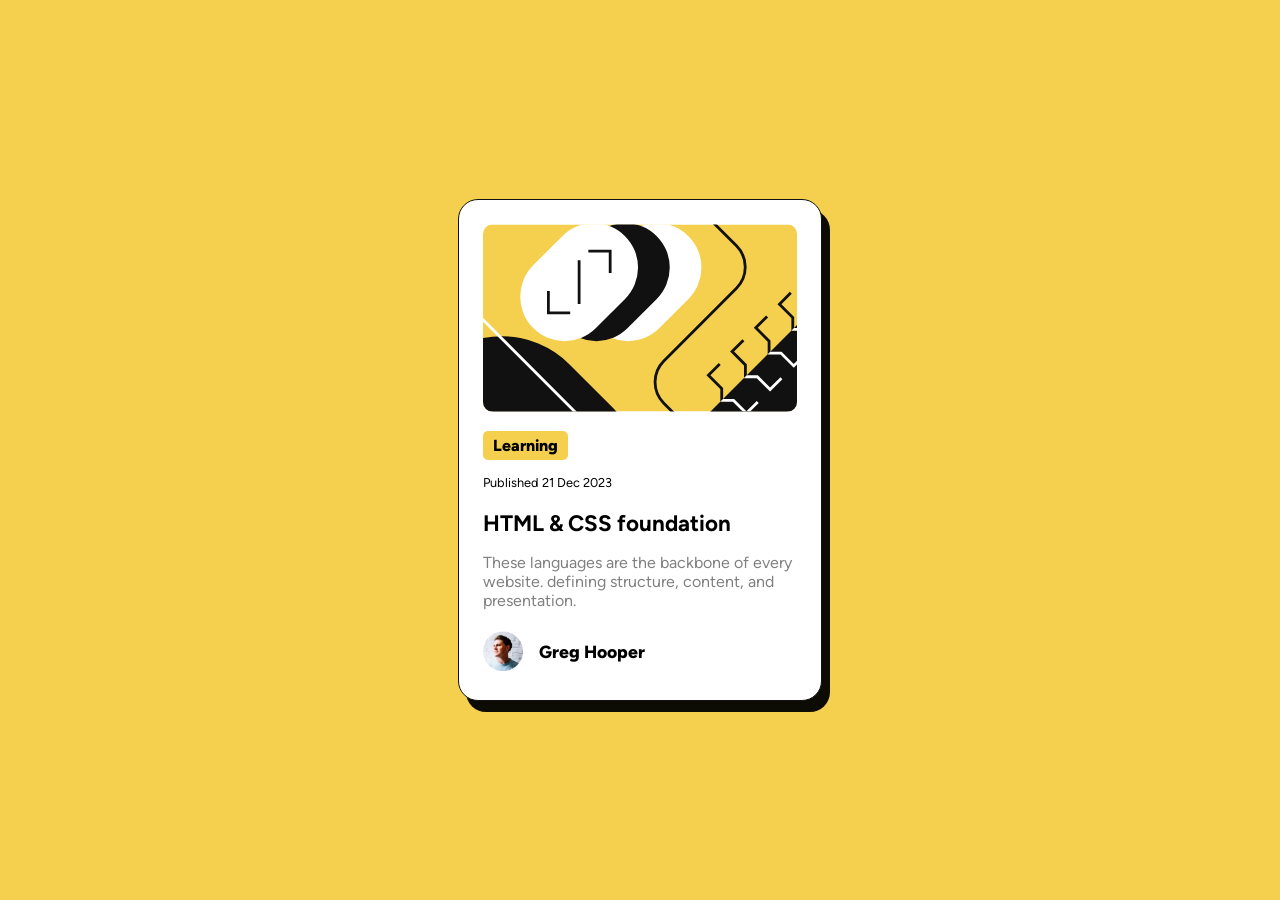
<file: index.html>
<!DOCTYPE html>
<html lang="en">

<head>
  <meta charset="UTF-8" />
  <meta name="viewport" content="width=device-width, initial-scale=1.0" />
  <!-- displays site properly based on user's device -->

  <link rel="icon" type="image/png" sizes="32x32" href="./assets/images/favicon-32x32.png" />
  <link rel="stylesheet" href="./style/style.css" />
  <title>Frontend Mentor | Blog preview card</title>
</head>

<body>
  <main class="container">
    <img class="container__main-img" src="./assets/images/illustration-article.svg" alt="illustration_img" />
    <span class="container__content-lable">Learning</span>
    <p class="publish-date">Published 21 Dec 2023</p>
    <h1 class="container__content-title">HTML & CSS foundation</h1>
    <p class="container__description">
      These languages are the backbone of every website. defining structure,
      content, and presentation.
    </p>
    <div class="avatar">
      <img src="./assets/images/image-avatar.webp" alt="avatar-img" class="avatar-img" />
      <h2 class="avatar-name">Greg Hooper</h2>
    </div>
  </main>
</body>

</html>
</file>
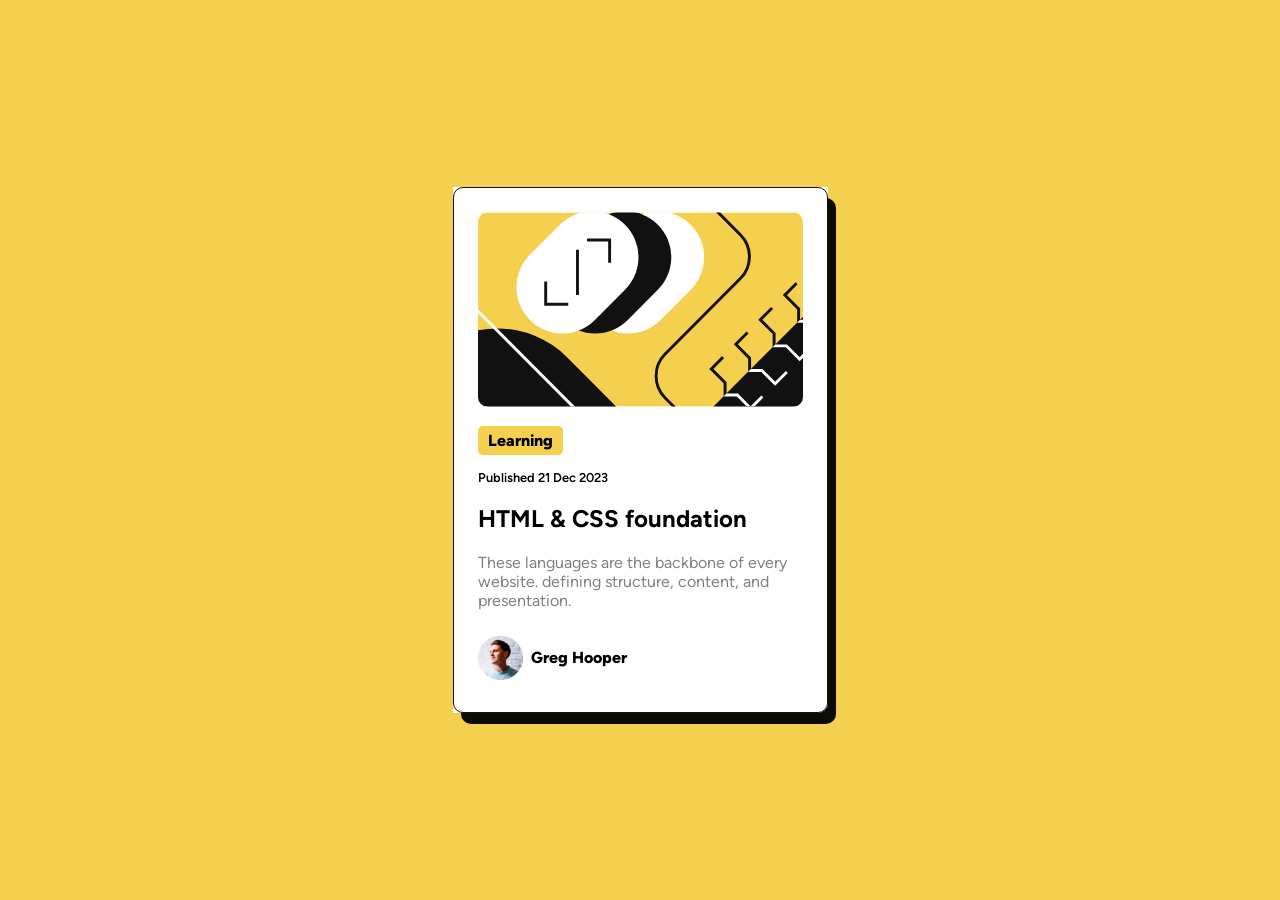
<file: blog-preview-card-main/index.html>
<!DOCTYPE html>
<html lang="en">
  <head>
    <meta charset="UTF-8" />
    <meta name="viewport" content="width=device-width, initial-scale=1.0" />
    <!-- displays site properly based on user's device -->

    <link
      rel="icon"
      type="image/png"
      sizes="32x32"
      href="./assets/images/favicon-32x32.png"
    />
    <link rel="stylesheet" href="./style/style.css" />
    <title>Frontend Mentor | Blog preview card</title>
  </head>
  <body>
    <main>
      <div class="container">
        <img
          class="container__main-img"
          src="./assets/images/illustration-article.svg"
          alt="illustration_img"
        />
        <span class="container__content-lable">Learning</span>
        <p class="publish-date">Published 21 Dec 2023</p>
        <h2 class="container__content-title">HTML & CSS foundation</h2>
        <p class="container__description">
          These languages are the backbone of every website. defining structure,
          content, and presentation.
        </p>
        <div class="avatar">
          <img
            src="./assets/images/image-avatar.webp"
            alt=""
            class="avatar-img"
          />
          <h4 class="avatar-name">Greg Hooper</h4>
        </div>
      </div>
    </main>
  </body>
</html>
</file>
<file: style/style.css>
*,
::after,
::before {
  box-sizing: border-box;
}

html {
  font-size: 100%;
}

/* 16pxfont */
@font-face {
  font-family: 'figtree';
  src: url('../assets/fonts/Figtree-VariableFont_wght.ttf');
}

body {
  background-color: hsl(47, 88%, 63%);
  font-family: 'figtree', sans-serif;
  display: flex;
  height: 100vh;
  margin: 0;
}

.container {
  width: 85%;
  max-width: 364.4px;
  min-width: 258.5px;
  margin: auto;
  background-color: hsl(0, 0%, 100%);
  padding: 1.5rem;
  border-radius: 20px;
  border: 1px solid hsl(0, 0%, 7%);
  box-shadow: 8px 11px 0px 0px rgba(0, 0, 0, 0.95);
  -webkit-box-shadow: 8px 11px 0px 0px rgba(0, 0, 0, 0.95);
  -moz-box-shadow: 8px 11px 0px 0px rgba(0, 0, 0, 0.95);
}

.container__main-img {
  width: 100%;
  margin-bottom: 20px;
  border-radius: 10px;
}

.container__content-lable {
  background-color: hsl(47, 88%, 63%);
  padding: 5px 10px;
  font-weight: 800;
  border-radius: 5px;
}

.container__content-title {
  font-size: 1.4em;
}

p.publish-date {
  font-size: 0.8em;
  margin: 20px auto;
}

.container__description {
  color: hsl(0, 0%, 50%);
}

.avatar {
  display: flex;
  gap: 1rem;
  justify-content: flex-start;
  align-items: center;
}

.avatar-img {
  width: 40px;
  height: 40px;
}

.avatar-name {
  font-weight: 800;
  font-size: 1.1em;
}
</file>
<file: blog-preview-card-main/style/style.css>
*,
::after,
::before {
  box-sizing: border-box;
}
html {
  font-size: 100%;
} 
/* 16pxfont */
@font-face {
  font-family: 'figtree';
  src: url('../assets/fonts/Figtree-VariableFont_wght.ttf');
}
body {
  background-color: hsl(47, 88%, 63%);
  font-family: 'figtree', sans-serif;
  display: flex;
  height: 100vh;
  margin: 0;
}
main {
  width: 85%;
  max-width: 375px;
  min-width: 258.5px;
  margin: auto;
  background-color:hsl(0, 0%, 100%) ;
}

.container {
  padding: 1.5rem;
  border-radius: 10px;
  border: 1px solid hsl(0, 0%, 7%);
  box-shadow: 8px 11px 0px 0px rgba(0, 0, 0, 0.95);
  -webkit-box-shadow: 8px 11px 0px 0px rgba(0, 0, 0, 0.95);
  -moz-box-shadow: 8px 11px 0px 0px rgba(0, 0, 0, 0.95);
}

.container__main-img {
  width: 100%;
  margin-bottom: 20px;
  border-radius: 10px;
}

.container__content-lable {
  background-color: hsl(47, 88%, 63%);
  padding: 5px 10px;
  font-weight: 800;
  border-radius: 5px;
}

p.publish-date {
  font-size: 0.8em;
  font-weight: 600;
  margin-top: 20px;
}
.container__description {
 color: hsl(0, 0%, 50%);
}
.avatar {
  display: flex;
  gap: 0.5em;
  justify-content: flex-start;
  align-items: center;
}

.avatar-img {
  width: 45px;
  height: 45px;
}
.avatar-name {
  font-weight: 800;
}
</file>
